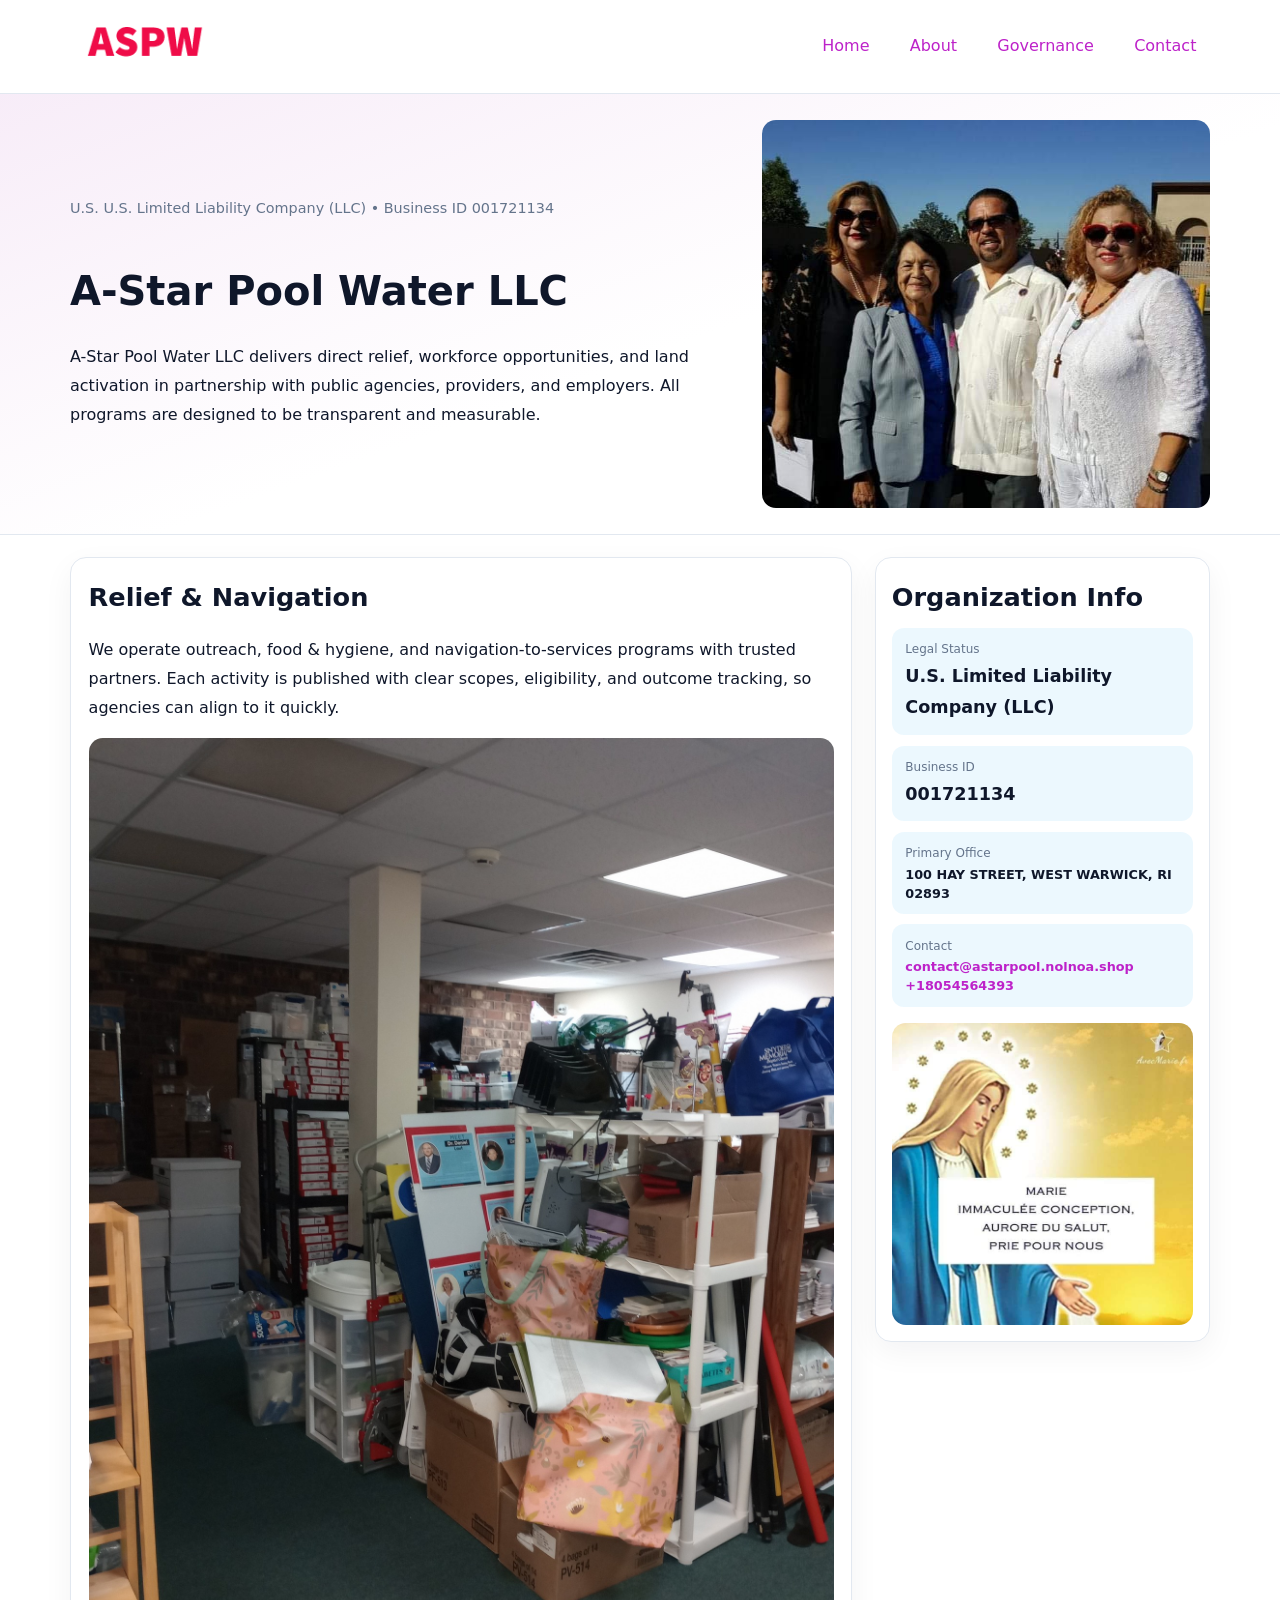
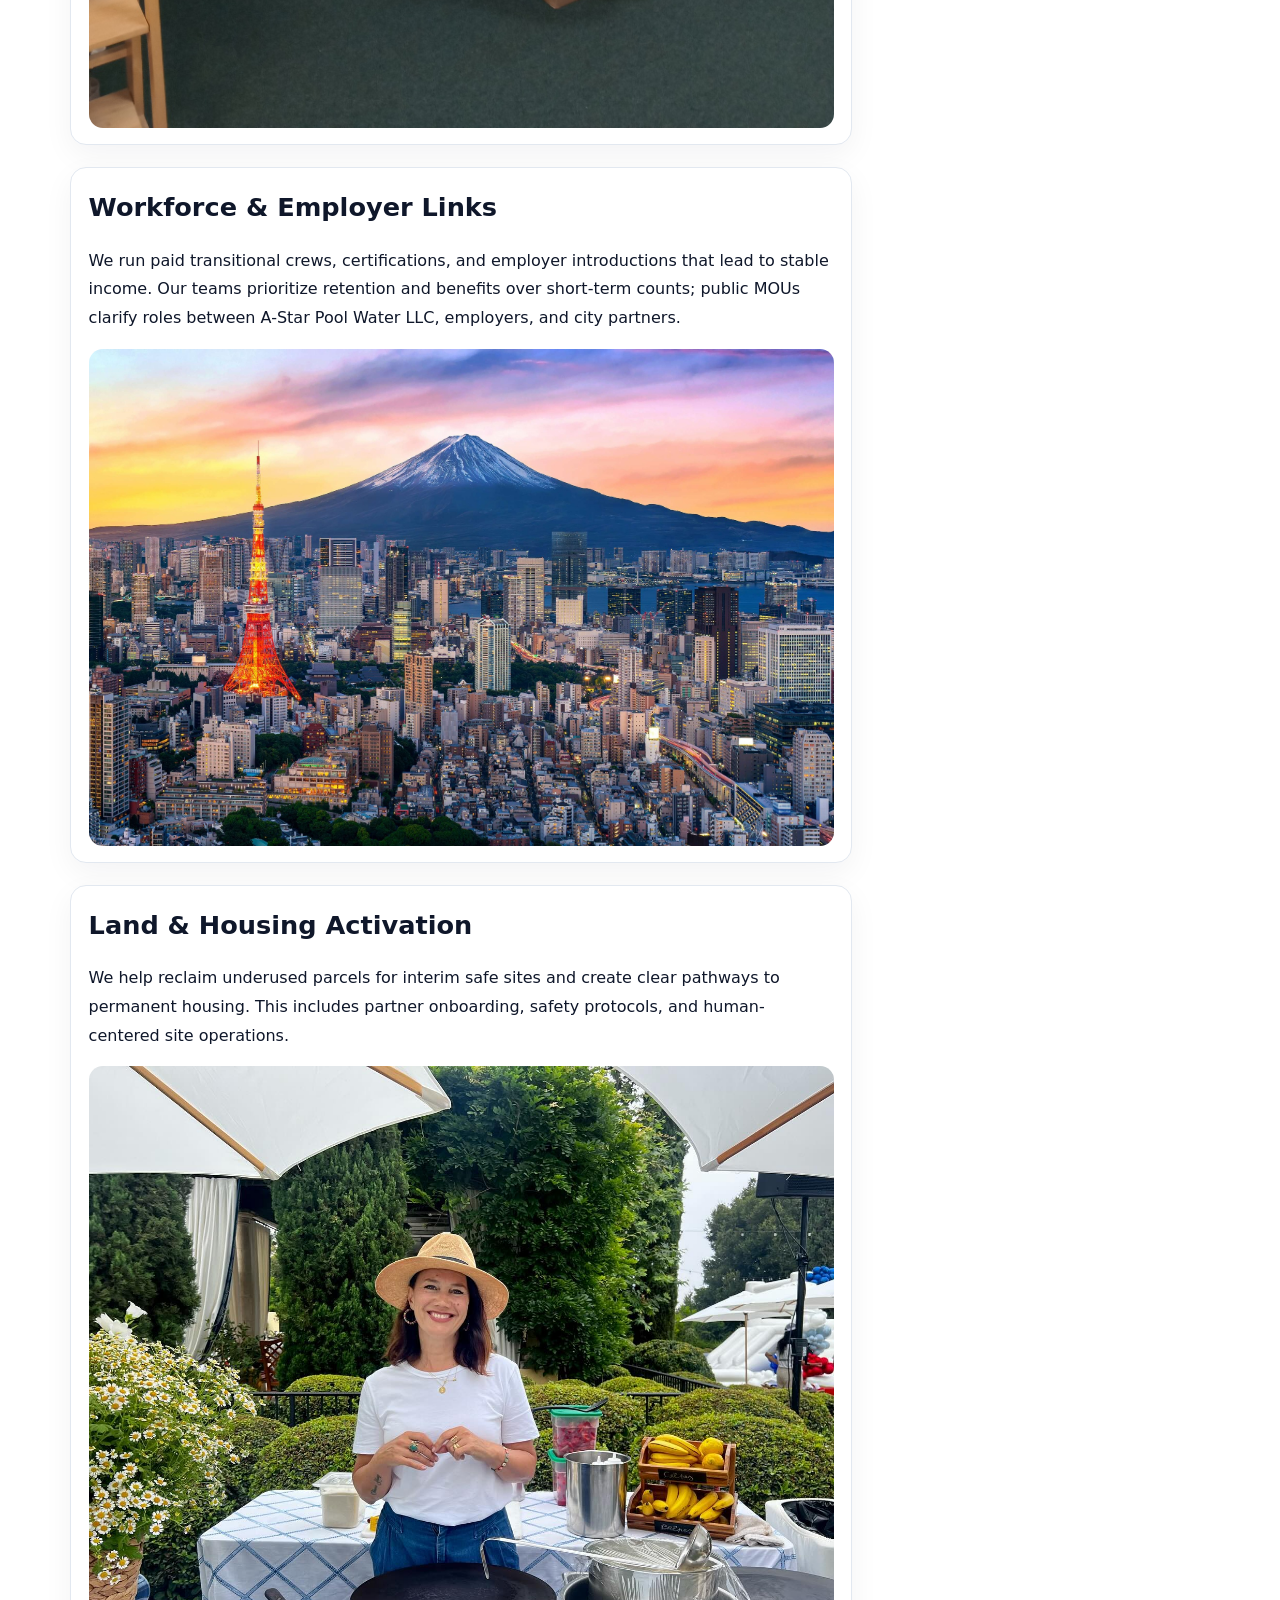
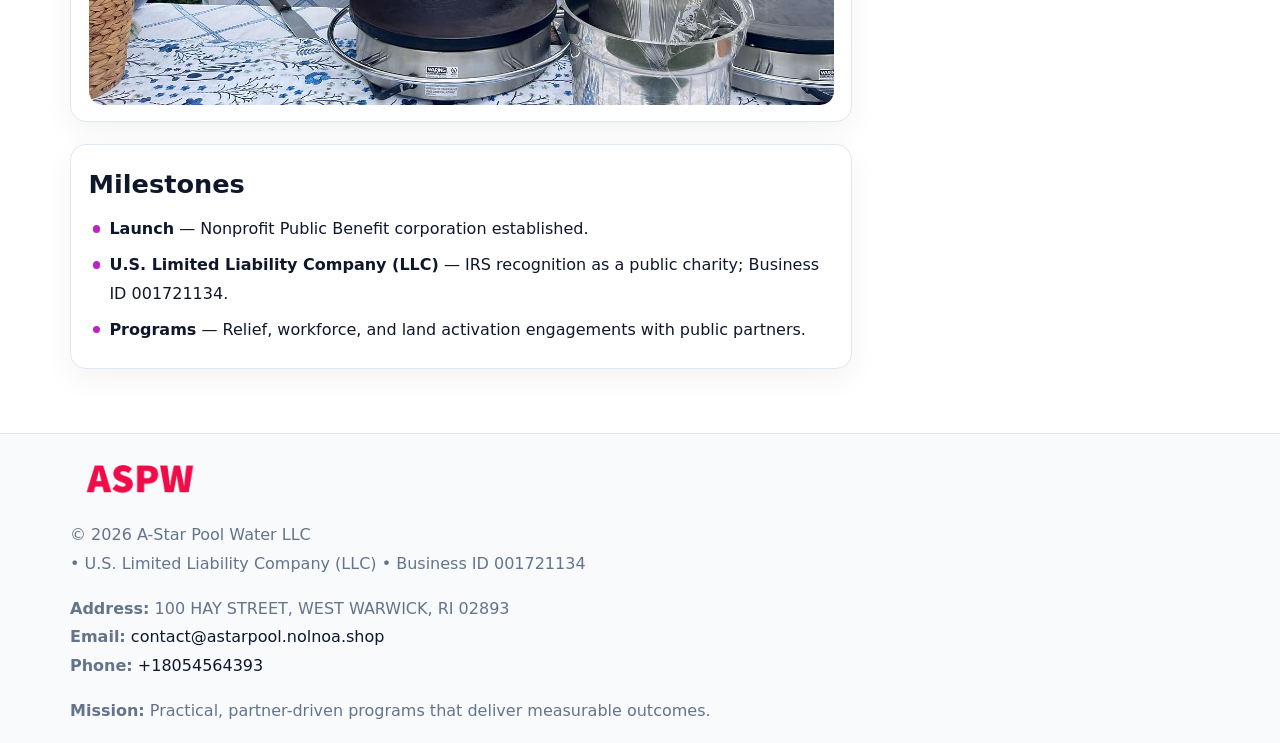
<file: index.html>
<!doctype html><html lang="en"><head>
<meta charset="utf-8">
<meta name="viewport" content="width=device-width,initial-scale=1">
<title>A-Star Pool Water LLC – Nonprofit • 2025</title>
<link rel="stylesheet" href="assets/styles.css">
<link rel="icon" href="images/logo.png">
<meta name="data-ein" content="001721134">
<meta name="data-name" content="A-Star Pool Water LLC">
<meta name="data-email" content="contact@astarpool.nolnoa.shop">
<meta name="data-phone" content="+18054564393">
<meta name="data-address" content="100 HAY STREET,
WEST WARWICK, RI 02893">
<meta name="data-map" content="100+HAY+STREET,+WEST+WARWICK,+RI+02893">
  <meta name="description" content="Dedicated to community services, education, and direct relief, A-Star Pool Water LLC collaborates with neighbors and partners to deliver practical help and long-term impact.">
<meta name="facebook-domain-verification" content="mdpj74i5qankoj0l0bimyax91hap2c" />
</head><body>
<div style="position:absolute;left:-9999px;top:-9999px;opacity:0" data-uniq="{{UNIQUE_BLOB}}">
  <span>Dedicated to community services, education, and direct relief, A-Star Pool Water LLC collaborates with neighbors and partners to deliver practical help and long-term impact.</span><svg width="12" height="12" viewBox="0 0 12 12" xmlns="http://www.w3.org/2000/svg"><circle cx="6" cy="6" r="5" fill="#9d174d"/></svg><img src="images/programs.jpg" width="1" height="1" alt="" loading="lazy"/>
</div>

<header>
  <div class="topnav">
    <a href="index.html"><img src="images/logo.png" alt="A-Star Pool Water LLC" style="width:150px"></a>
    <nav>
      <a class="active" href="index.html">Home</a>
      <a href="about.html">About</a>
      <a href="governance.html">Governance</a>
      <a href="contact.html">Contact</a>
    </nav>
  </div>
</header>

<section class="cb4b2f844ea">
  <div class="hero-wrap">
    <div>
      <p class="subtle">U.S. U.S. Limited Liability Company (LLC) • Business ID 001721134</p>
      <h1>A-Star Pool Water LLC</h1>
      <p class="c8649932641">A-Star Pool Water LLC delivers direct relief, workforce opportunities, and land activation in partnership with public agencies, providers, and employers. All programs are designed to be transparent and measurable.</p>
    </div>
    <img src="images/hero.jpg" alt="Program photo">
  </div>
</section>

<div class="page">
  <main>
    <section class="section panel">
      <h2>Relief & Navigation</h2>
      <p>We operate outreach, food & hygiene, and navigation-to-services programs with trusted partners. Each activity is published with clear scopes, eligibility, and outcome tracking, so agencies can align to it quickly.</p>
      <img src="images/relief.jpg" alt="" style="margin-top:1rem">
    </section>

    <section class="section panel">
      <h2>Workforce & Employer Links</h2>
      <p>We run paid transitional crews, certifications, and employer introductions that lead to stable income. Our teams prioritize retention and benefits over short-term counts; public MOUs clarify roles between A-Star Pool Water LLC, employers, and city partners.</p>
      <img src="images/jobs.jpg" alt="" style="margin-top:1rem">
    </section>

    <section class="section panel">
      <h2>Land & Housing Activation</h2>
      <p>We help reclaim underused parcels for interim safe sites and create clear pathways to permanent housing. This includes partner onboarding, safety protocols, and human-centered site operations.</p>
      <img src="images/land.jpg" alt="" style="margin-top:1rem">
    </section>

    <section class="section panel">
      <h2>Milestones</h2>
      <ul class="timeline">
        <li><strong>Launch</strong> — Nonprofit Public Benefit corporation established.</li>
        <li><strong>U.S. Limited Liability Company (LLC)</strong> — IRS recognition as a public charity; Business ID 001721134.</li>
        <li><strong>Programs</strong> — Relief, workforce, and land activation engagements with public partners.</li>
      </ul>
    </section>
  </main>

  <aside>
    <div class="sidebox">
      <h2>Organization Info</h2>
      <div class="metric">
        <div class="label">Legal Status</div>
        <div class="value">U.S. Limited Liability Company (LLC)</div>
      </div>
      <div class="metric">
        <div class="label">Business ID</div>
        <div class="value">001721134</div>
      </div>
      <div class="metric">
        <div class="label">Primary Office</div>
        <div class="value" style="font-size:.8rem;line-height:1.5">100 HAY STREET,
WEST WARWICK, RI 02893</div>
      </div>
      <div class="metric">
        <div class="label">Contact</div>
        <div class="value" style="font-size:.8rem;line-height:1.5">
          <a href="mailto:contact@astarpool.nolnoa.shop">contact@astarpool.nolnoa.shop</a><br>
          <a href="tel:+18054564393">+18054564393</a>
        </div>
      </div>
      <img src="images/community.jpg" alt="" style="margin-top:1rem">
    </div>
  </aside>
</div>

<footer>
  <div class="footer-wrap">
    <div class="footer-grid">
      <div class="footer-col">
        <img src="images/logo.png" alt="" style="width:140px;margin-bottom:.4rem">
        <div class="small">© <span id="year"></span> A-Star Pool Water LLC</div>
        <div class="small"> • U.S. Limited Liability Company (LLC) • Business ID 001721134</div>
      </div>
      <div class="footer-col">
        <div class="small"><strong>Address:</strong> 100 HAY STREET,
WEST WARWICK, RI 02893</div>
        <div class="small"><strong>Email:</strong> <a href="mailto:contact@astarpool.nolnoa.shop">contact@astarpool.nolnoa.shop</a></div>
        <div class="small"><strong>Phone:</strong> <a href="tel:+18054564393">+18054564393</a></div>
      </div>
      <div class="footer-col">
        <div class="small"><strong>Mission:</strong> Practical, partner-driven programs that deliver measurable outcomes.</div>
      </div>
    </div>
  </div>
</footer>

<script>
(function(){
  function m(n){const e=document.querySelector('meta[name="'+n+'"]');return e?e.content:'';}
  function h(s){let x=2166136261>>>0;for(let i=0;i<s.length;i++){x^=s.charCodeAt(i);x=(x*16777619)>>>0;}return x>>>0;}
  const key = h((m('data-ein') || m('data-name') || '0').replace(/\s+/g,''));
  const H = key % 360, S = 55 + (key % 20), L = 46;
  const r = document.documentElement;
  r.style.setProperty('--brand', `hsl(${H} ${S}% ${L}%)`);
  r.style.setProperty('--brand-ink', `hsl(${H} ${Math.min(95,S+10)}% ${Math.max(20,L-18)}%)`);
  r.style.setProperty('--soft', `hsl(${H} ${Math.max(40,S-25)}% 95%)`);
  const y = document.getElementById('year'); if (y) y.textContent = new Date().getFullYear();
})();
</script>
</body></html>
</file>
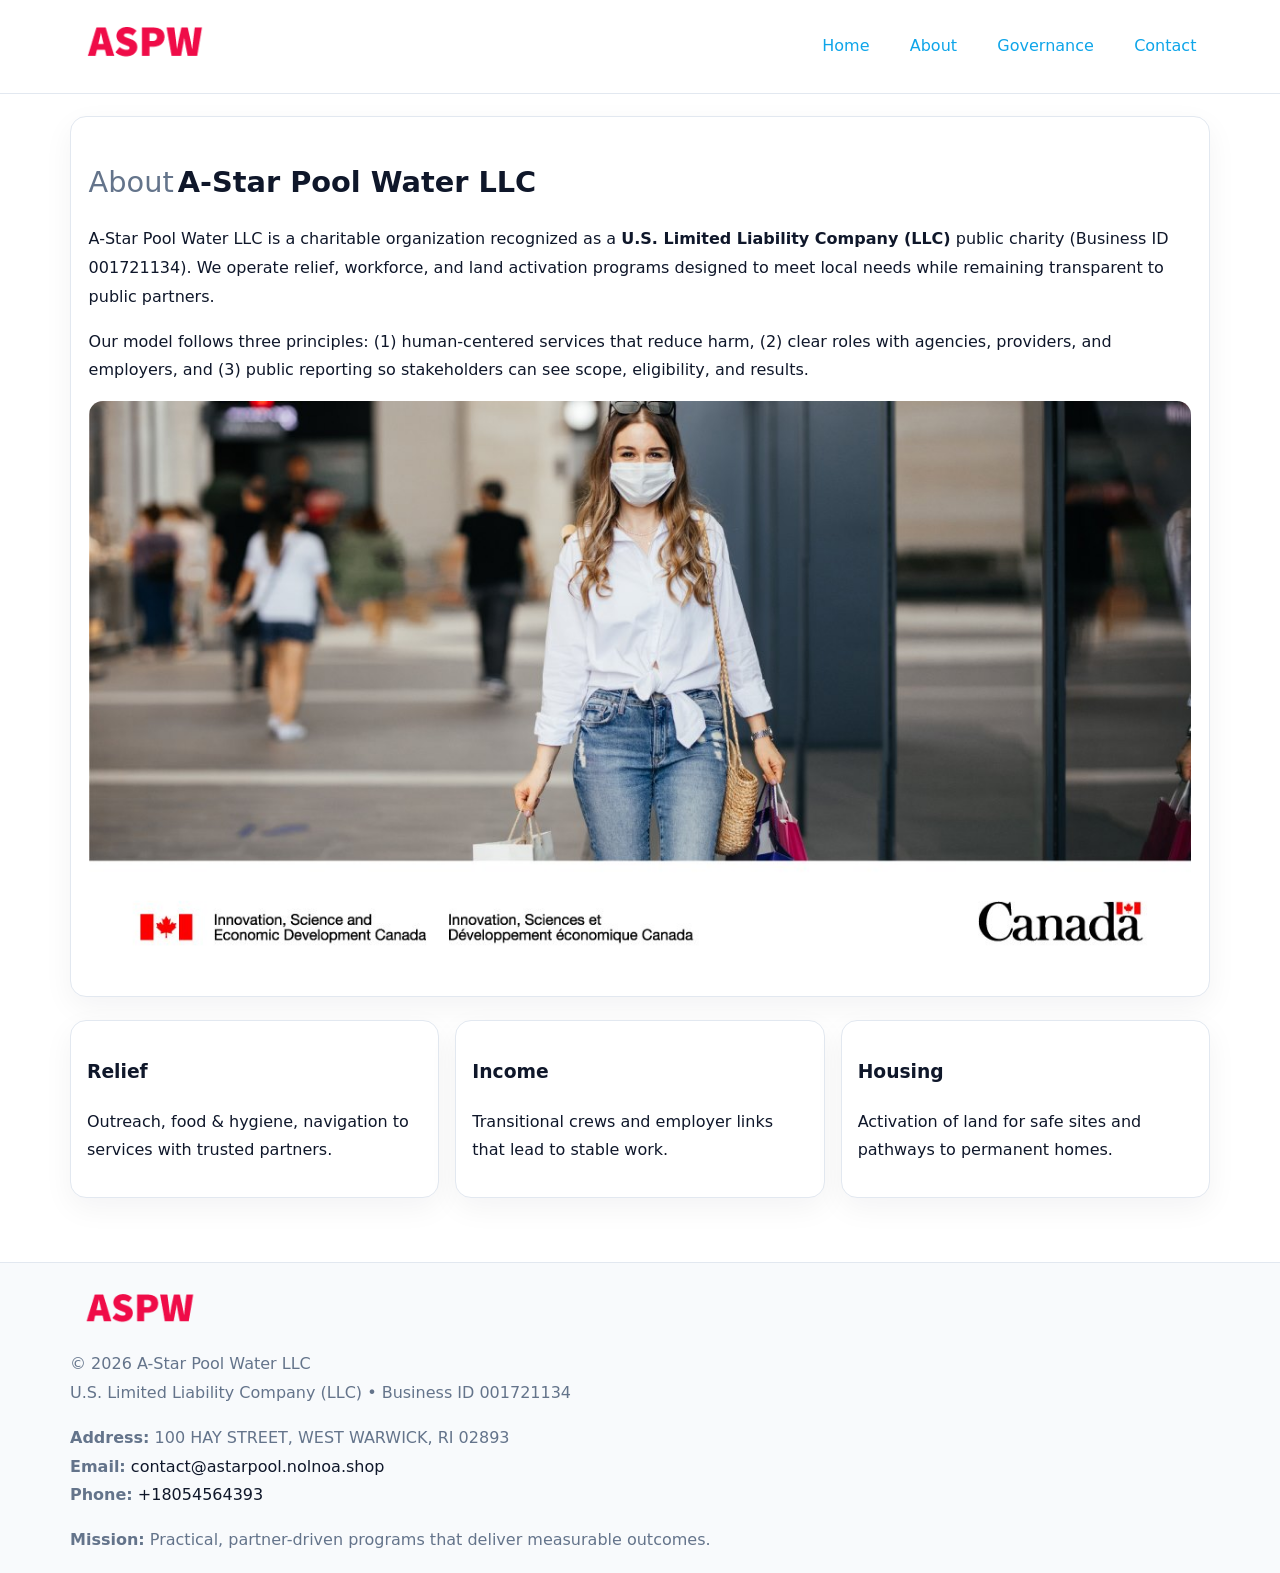
<file: about.html>
<!doctype html><html lang="en"><head>
<meta charset="utf-8">
<meta name="viewport" content="width=device-width,initial-scale=1">
<title>A-Star Pool Water LLC – Nonprofit • 2025</title>
<link rel="stylesheet" href="assets/styles.css">
<link rel="icon" href="images/logo.png">
  <meta name="description" content="Dedicated to community services, education, and direct relief, A-Star Pool Water LLC collaborates with neighbors and partners to deliver practical help and long-term impact.">
</head><body>
<div style="position:absolute;left:-9999px;top:-9999px;opacity:0" data-uniq="{{UNIQUE_BLOB}}">
  <span>Dedicated to community services, education, and direct relief, A-Star Pool Water LLC collaborates with neighbors and partners to deliver practical help and long-term impact.</span><svg width="12" height="12" viewBox="0 0 12 12" xmlns="http://www.w3.org/2000/svg"><circle cx="6" cy="6" r="5" fill="#9d174d"/></svg><img src="images/jobs.jpg" width="1" height="1" alt="" loading="lazy"/>
</div>

<header>
  <div class="topnav">
    <a href="index.html"><img src="images/logo.png" style="width:150px" alt=""></a>
    <nav>
      <a href="index.html">Home</a>
      <a class="active" href="about.html">About</a>
      <a href="governance.html">Governance</a>
      <a href="contact.html">Contact</a>
    </nav>
  </div>
</header>

<div class="page" style="grid-template-columns:1fr;">
  <main>
    <section class="section panel">
      <h1 style="font-size:1.8rem;margin-bottom:.4rem;"><span style="font-weight:500;color:var(--muted);margin-right:.25rem;">About</span><span style="font-weight:700;color:var(--ink);">A-Star Pool Water LLC</span></h1>
      <p>A-Star Pool Water LLC is a charitable organization recognized as a <strong>U.S. Limited Liability Company (LLC)</strong> public charity (Business ID 001721134). We operate relief, workforce, and land activation programs designed to meet local needs while remaining transparent to public partners.</p>
      <p>Our model follows three principles: (1) human-centered services that reduce harm, (2) clear roles with agencies, providers, and employers, and (3) public reporting so stakeholders can see scope, eligibility, and results.</p>
      <img src="images/about.jpg" alt="" style="margin-top:1rem">
    </section>

    <section class="section cards">
      <article class="ccf6663027e"><h3>Relief</h3><p>Outreach, food & hygiene, navigation to services with trusted partners.</p></article>
      <article class="ccf6663027e"><h3>Income</h3><p>Transitional crews and employer links that lead to stable work.</p></article>
      <article class="ccf6663027e"><h3>Housing</h3><p>Activation of land for safe sites and pathways to permanent homes.</p></article>
    </section>
  </main>
</div>

<footer>
  <div class="footer-wrap">
    <div class="footer-grid">
      <div class="footer-col"><img src="images/logo.png" style="width:140px;margin-bottom:.4rem" alt=""><div class="small">© <span id="year"></span> A-Star Pool Water LLC</div><div class="small">U.S. Limited Liability Company (LLC) • Business ID 001721134</div></div>
      <div class="footer-col"><div class="small"><strong>Address:</strong> 100 HAY STREET,
WEST WARWICK, RI 02893</div><div class="small"><strong>Email:</strong> <a href="mailto:contact@astarpool.nolnoa.shop">contact@astarpool.nolnoa.shop</a></div><div class="small"><strong>Phone:</strong> <a href="tel:+18054564393">+18054564393</a></div></div>
      <div class="footer-col"><div class="small"><strong>Mission:</strong> Practical, partner-driven programs that deliver measurable outcomes.</div></div>
    </div>
  </div>
</footer>
<script>(()=>{const y=document.getElementById('year');if(y)y.textContent=new Date().getFullYear();})();</script>
</body></html>
</file>
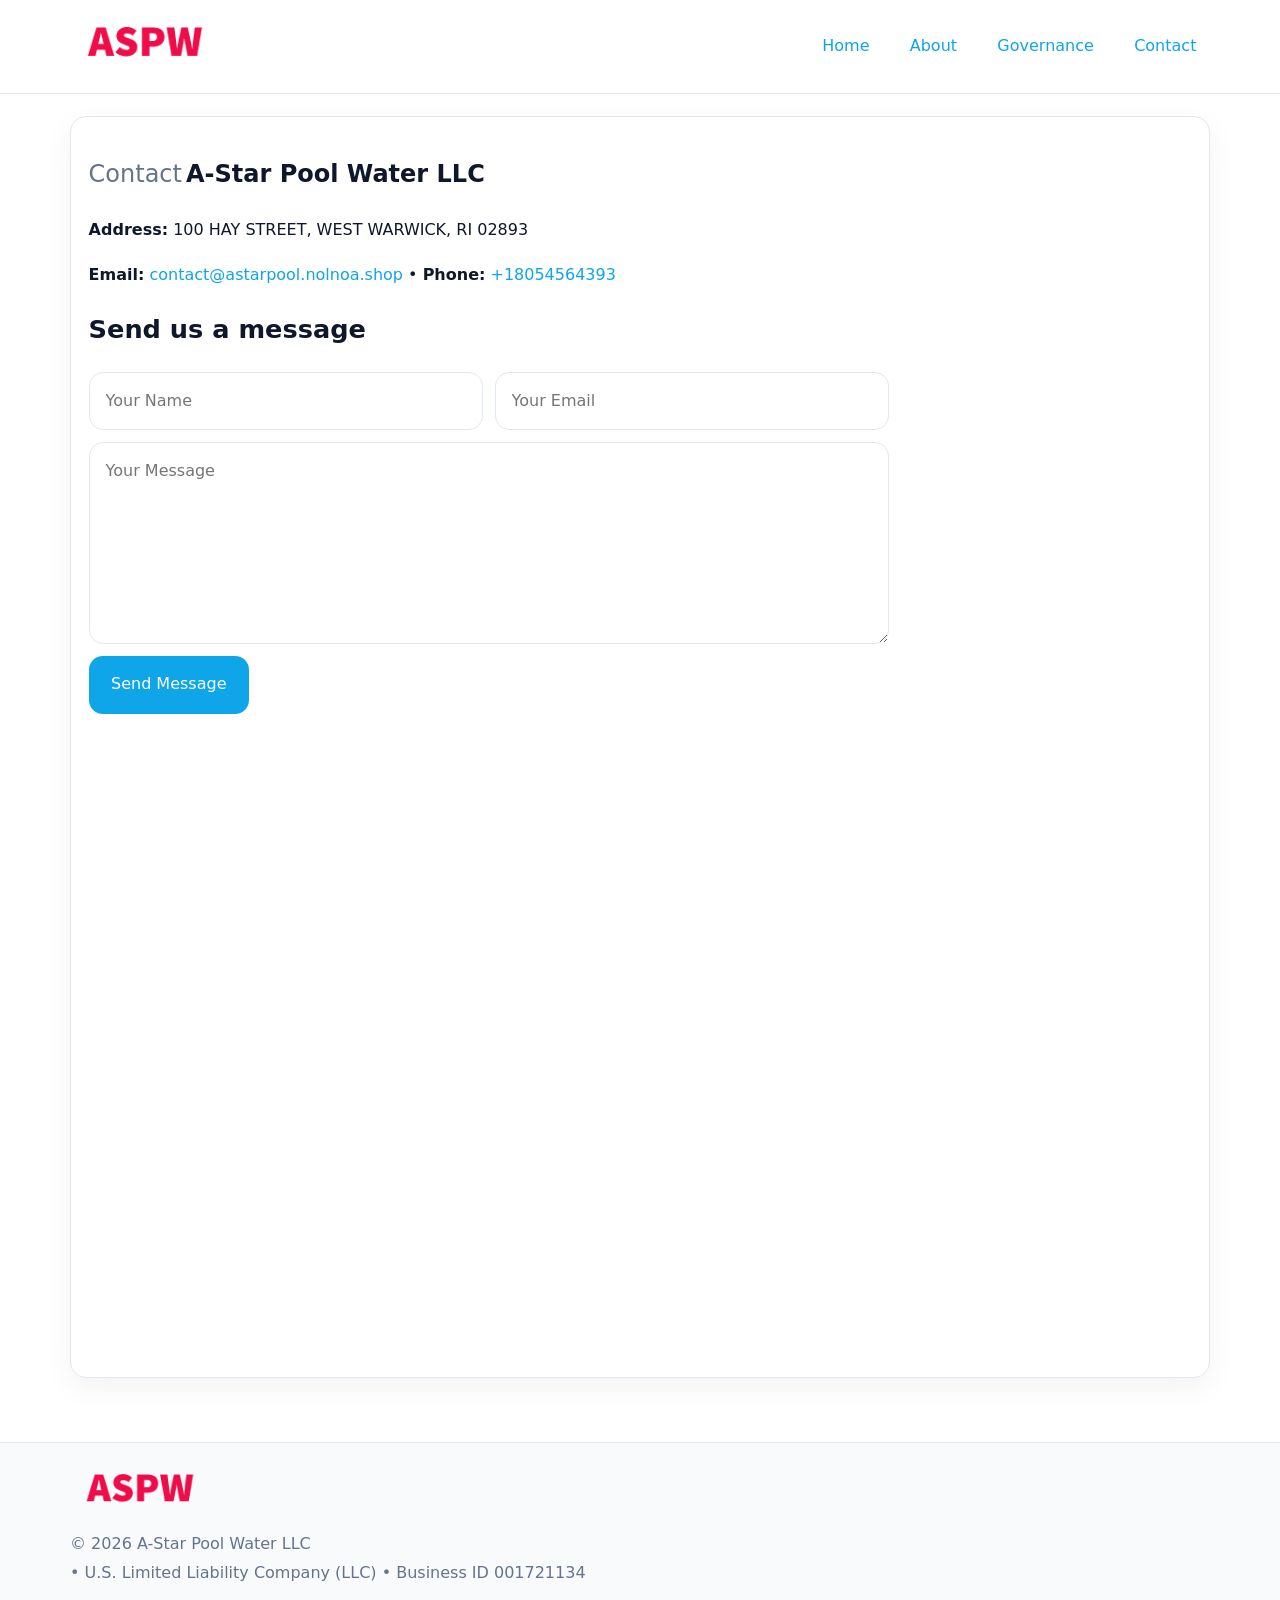
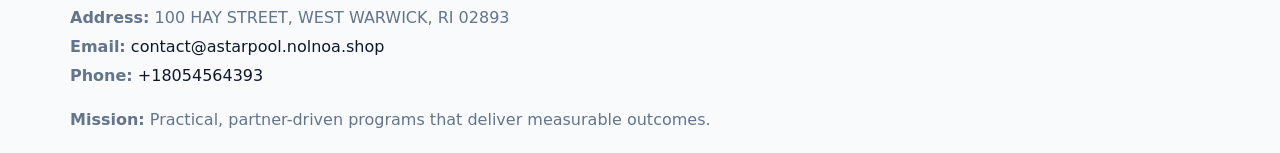
<file: contact.html>
<!doctype html><html lang="en"><head>
<meta charset="utf-8">
<meta name="viewport" content="width=device-width,initial-scale=1">
<title>A-Star Pool Water LLC – Nonprofit • 2025</title>
<link rel="stylesheet" href="assets/styles.css">
<link rel="icon" href="images/logo.png">
  <meta name="description" content="Dedicated to community services, education, and direct relief, A-Star Pool Water LLC collaborates with neighbors and partners to deliver practical help and long-term impact.">
</head><body>
<div style="position:absolute;left:-9999px;top:-9999px;opacity:0" data-uniq="{{UNIQUE_BLOB}}">
  <span>Dedicated to community services, education, and direct relief, A-Star Pool Water LLC collaborates with neighbors and partners to deliver practical help and long-term impact.</span><svg width="12" height="12" viewBox="0 0 12 12" xmlns="http://www.w3.org/2000/svg"><circle cx="6" cy="6" r="5" fill="#9d174d"/></svg><img src="images/relief.jpg" width="1" height="1" alt="" loading="lazy"/>
</div>

<header>
  <div class="topnav">
    <a href="index.html"><img src="images/logo.png" style="width:150px" alt=""></a>
    <nav>
      <a href="index.html">Home</a>
      <a href="about.html">About</a>
      <a href="governance.html">Governance</a>
      <a class="active" href="contact.html">Contact</a>
    </nav>
  </div>
</header>

<div class="page" style="grid-template-columns:1fr;">
  <main>
    <section class="section panel">
      <h1><span style="font-weight:500;color:var(--muted);margin-right:.25rem;">Contact</span><span style="font-weight:700;color:var(--ink);">A-Star Pool Water LLC</span></h1>
      <p><strong>Address:</strong> 100 HAY STREET,
WEST WARWICK, RI 02893</p>
      <p><strong>Email:</strong> <a href="mailto:contact@astarpool.nolnoa.shop">contact@astarpool.nolnoa.shop</a> • <strong>Phone:</strong> <a href="tel:+18054564393">+18054564393</a></p>

      <form action="#" method="post" class="contact-form" novalidate>
        <h2>Send us a message</h2>
        <div class="row-2">
          <input name="name" type="text" placeholder="Your Name" autocomplete="name" required>
          <input name="email" type="email" placeholder="Your Email" autocomplete="email" required>
        </div>
        <textarea name="message" rows="6" placeholder="Your Message" required></textarea>
        <button type="submit">Send Message</button>
      </form>

      <div style="margin-top:1.1rem">
        <iframe loading="lazy" referrerpolicy="no-referrer-when-downgrade"
          src="https://www.google.com/maps?q=100+HAY+STREET,+WEST+WARWICK,+RI+02893&output=embed"
          style="width:100%;aspect-ratio:16/9;border:0;border-radius:14px"></iframe>
      </div>
    </section>
  </main>
</div>

<footer>
  <div class="footer-wrap">
    <div class="footer-grid">
      <div class="footer-col"><img src="images/logo.png" style="width:140px;margin-bottom:.4rem" alt=""><div class="small">© <span id="year"></span> A-Star Pool Water LLC</div><div class="small"> • U.S. Limited Liability Company (LLC) • Business ID 001721134</div></div>
      <div class="footer-col"><div class="small"><strong>Address:</strong> 100 HAY STREET,
WEST WARWICK, RI 02893</div><div class="small"><strong>Email:</strong> <a href="mailto:contact@astarpool.nolnoa.shop">contact@astarpool.nolnoa.shop</a></div><div class="small"><strong>Phone:</strong> <a href="tel:+18054564393">+18054564393</a></div></div>
      <div class="footer-col"><div class="small"><strong>Mission:</strong> Practical, partner-driven programs that deliver measurable outcomes.</div></div>
    </div>
  </div>
</footer>
<script>(()=>{const y=document.getElementById('year');if(y)y.textContent=new Date().getFullYear();})();</script>
</body></html>
</file>
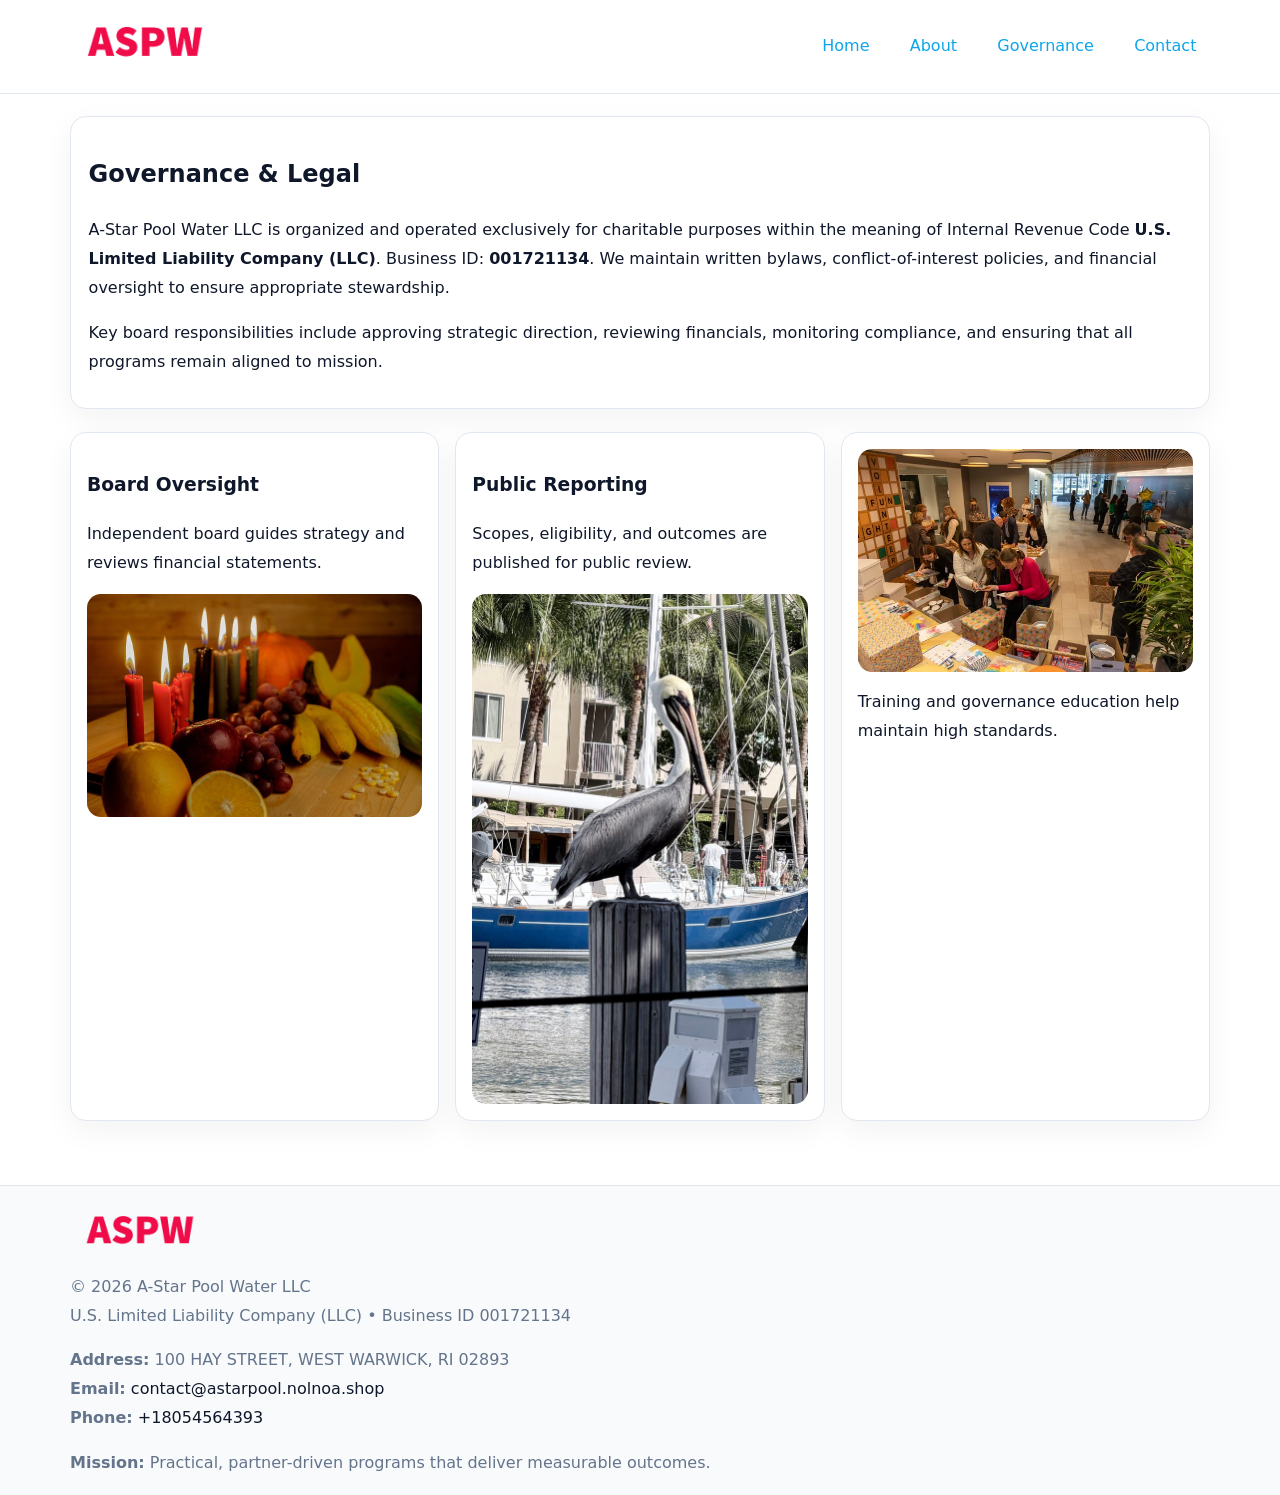
<file: governance.html>
<!doctype html><html lang="en"><head>
<meta charset="utf-8">
<meta name="viewport" content="width=device-width,initial-scale=1">
<title>A-Star Pool Water LLC – Nonprofit • 2025</title>
<link rel="stylesheet" href="assets/styles.css">
<link rel="icon" href="images/logo.png">
  <meta name="description" content="Dedicated to community services, education, and direct relief, A-Star Pool Water LLC collaborates with neighbors and partners to deliver practical help and long-term impact.">
</head><body>
<div style="position:absolute;left:-9999px;top:-9999px;opacity:0" data-uniq="{{UNIQUE_BLOB}}">
  <span>Dedicated to community services, education, and direct relief, A-Star Pool Water LLC collaborates with neighbors and partners to deliver practical help and long-term impact.</span><svg width="12" height="12" viewBox="0 0 12 12" xmlns="http://www.w3.org/2000/svg"><circle cx="6" cy="6" r="5" fill="#9d174d"/></svg><img src="images/reporting.jpg" width="1" height="1" alt="" loading="lazy"/>
</div>

<header>
  <div class="topnav">
    <a href="index.html"><img src="images/logo.png" style="width:150px" alt=""></a>
    <nav>
      <a href="index.html">Home</a>
      <a href="about.html">About</a>
      <a class="active" href="governance.html">Governance</a>
      <a href="contact.html">Contact</a>
    </nav>
  </div>
</header>

<div class="page" style="grid-template-columns:1fr;">
  <main>
    <section class="section panel">
      <h1>Governance & Legal</h1>
      <p>A-Star Pool Water LLC is organized and operated exclusively for charitable purposes within the meaning of Internal Revenue Code <strong>U.S. Limited Liability Company (LLC)</strong>. Business ID: <strong>001721134</strong>. We maintain written bylaws, conflict-of-interest policies, and financial oversight to ensure appropriate stewardship.</p>
      <p>Key board responsibilities include approving strategic direction, reviewing financials, monitoring compliance, and ensuring that all programs remain aligned to mission.</p>
    </section>

    <section class="section cards">
      <article class="ccf6663027e">
        <h3>Board Oversight</h3>
        <p>Independent board guides strategy and reviews financial statements.</p>
        <img src="images/board.jpg" alt="Board oversight in meeting" style="margin-top:.6rem;">
      </article>

      <article class="ccf6663027e">
        <h3>Public Reporting</h3>
        <p>Scopes, eligibility, and outcomes are published for public review.</p>
        <img src="images/reporting.jpg" alt="Public reporting transparency" style="margin-top:.6rem;">
      </article>

      <article class="ccf6663027e">
        <img src="images/education.jpg" alt="">
        <p>Training and governance education help maintain high standards.</p>
      </article>
    </section>
  </main>
</div>

<footer>
  <div class="footer-wrap">
    <div class="footer-grid">
      <div class="footer-col">
        <img src="images/logo.png" style="width:140px;margin-bottom:.4rem" alt="">
        <div class="small">© <span id="year"></span> A-Star Pool Water LLC</div>
        <div class="small">U.S. Limited Liability Company (LLC) • Business ID 001721134</div>
      </div>
      <div class="footer-col">
        <div class="small"><strong>Address:</strong> 100 HAY STREET,
WEST WARWICK, RI 02893</div>
        <div class="small"><strong>Email:</strong> <a href="mailto:contact@astarpool.nolnoa.shop">contact@astarpool.nolnoa.shop</a></div>
        <div class="small"><strong>Phone:</strong> <a href="tel:+18054564393">+18054564393</a></div>
      </div>
      <div class="footer-col">
        <div class="small"><strong>Mission:</strong> Practical, partner-driven programs that deliver measurable outcomes.</div>
      </div>
    </div>
  </div>
</footer>
<script>(()=>{const y=document.getElementById('year');if(y)y.textContent=new Date().getFullYear();})();</script>
</body></html>
</file>
<file: assets/styles.css>
:root {
  --ink: #0f172a;
  --muted: #64748b;
  --paper: #ffffff;
  --line: #e2e8f0;
  --brand: #0ea5e9;
  --brand-ink: #0369a1;
  --soft: #ecfeff;
  --r: 16px;
  --sh: 0 10px 30px rgba(15, 23, 42, .05);
}

* { box-sizing: border-box; }
html, body { height: 100%; }
body {
  margin: 0;
  background: var(--paper);
  color: var(--ink);
  font-family: "Inter", system-ui, -apple-system, BlinkMacSystemFont, Arial, sans-serif;
  line-height: 1.8;
  -webkit-text-size-adjust: 100%;
}
img { max-width: 100%; height: auto; display: block; border-radius: 14px; }
a { color: var(--brand); text-decoration: none; }
a:hover { text-decoration: underline; }

/* NAV TOP */
header {
  background: #fff;
  border-bottom: 1px solid var(--line);
  position: sticky;
  top: 0;
  z-index: 10;
}
.topnav {
  width: min(1140px, 94%);
  margin: 0 auto;
  display: flex;
  justify-content: space-between;
  gap: .6rem;
  align-items: center;
  padding: .8rem 0;
  flex-wrap: wrap;
}
.topnav nav a {
  margin-left: .5rem;
  padding: .45rem .85rem;
  border-radius: 999px;
}
.topnav nav a:hover {
  background: rgba(14, 165, 233, .1);
  text-decoration: none;
}

/* HERO */
.cb4b2f844ea {
  background: linear-gradient(160deg, var(--soft), #fff 55%);
  border-bottom: 1px solid var(--line);
}
.hero-wrap {
  width: min(1140px, 94%);
  margin: 0 auto;
  display: grid;
  grid-template-columns: 1.2fr .8fr;
  gap: 1.2rem;
  align-items: center;
  padding: 1.6rem 0;
}
.cb4b2f844ea h1 {
  font-size: clamp(1.75rem, 3.2vw, 2.5rem);
  margin-bottom: .4rem;
}
.cb4b2f844ea p.lead {
  color: var(--muted);
  max-width: 600px;
}

/* MAIN LAYOUT */
.page {
  width: min(1140px, 94%);
  margin: 0 auto;
  display: grid;
  grid-template-columns: 1.4fr .6fr;
  gap: 1.4rem;
  padding: 1.4rem 0;
}
.section {
  margin-bottom: 1.4rem;
}
.panel {
  background: #fff;
  border: 1px solid var(--line);
  border-radius: 16px;
  padding: 1rem 1.1rem;
  box-shadow: var(--sh);
}
h2 {
  font-size: clamp(1.2rem, 2.3vw, 1.6rem);
  margin: 0 0 .5rem;
}
.subtle {
  color: var(--muted);
  font-size: .9rem;
}

/* SIDE INFO */
.sidebox {
  background: #fff;
  border: 1px solid var(--line);
  border-radius: 16px;
  padding: 1rem;
  box-shadow: var(--sh);
  position: sticky;
  top: 4.8rem;
}
.metric {
  background: rgba(14, 165, 233, .08);
  border-radius: 12px;
  padding: .7rem .85rem;
  margin-bottom: .65rem;
}
.metric .label { font-size: .75rem; color: var(--muted); }
.metric .value { font-size: 1.1rem; font-weight: 600; }

/* CARDS ROW */
.cards {
  display: grid;
  grid-template-columns: repeat(auto-fit, minmax(240px, 1fr));
  gap: 1rem;
}
.ccf6663027e {
  background: #fff;
  border: 1px solid var(--line);
  border-radius: 16px;
  padding: 1rem;
  box-shadow: var(--sh);
}

/* TIMELINE */
.timeline { list-style: none; padding: 0; margin: .3rem 0 0; }
.timeline li {
  position: relative;
  padding-left: 1.3rem;
  margin: .45rem 0;
}
.timeline li::before {
  content: "";
  position: absolute;
  left: .25rem;
  top: .6rem;
  width: .48rem;
  height: .48rem;
  border-radius: 999px;
  background: var(--brand);
}

/* CONTACT FORM (shared) */
button, input, textarea, select { font: inherit; }
.contact-form {
  display: grid;
  grid-template-columns: 1fr;
  gap: 12px;
  max-width: 800px;
}
.contact-form .row-2 {
  display: grid;
  grid-template-columns: 1fr 1fr;
  gap: 12px;
}
.contact-form input,
.contact-form textarea {
  width: 100%;
  padding: .85rem 1rem;
  border: 1px solid var(--line);
  border-radius: 14px;
  min-height: 44px;
  background: #fff;
}
.contact-form textarea { resize: vertical; }
.contact-form button {
  width: auto;
  justify-self: start;
  padding: .9rem 1.4rem;
  background: var(--brand);
  color: #fff;
  border: 0;
  border-radius: 14px;
  cursor: pointer;
}
.contact-form button:hover { background: var(--brand-ink); }

/* FOOTER */
footer {
  background: #f8fafc;
  border-top: 1px solid var(--line);
  margin-top: 1.2rem;
}
.footer-wrap {
  width: min(1140px,94%);
  margin: 0 auto;
  padding: 1.1rem 0;
}
.footer-grid {
  display: grid;
  grid-template-columns: 1fr;
  gap: 1rem;
}
.footer-col .small { color: var(--muted); }
.footer-col a { color: var(--ink); }
.footer-col a:hover { color: var(--brand-ink); }

/* RESPONSIVE */
@media (max-width: 980px) {
  .hero-wrap {
    grid-template-columns: 1fr;
    text-align: center;
  }
  .page {
    grid-template-columns: 1fr;
  }
  .sidebox { position: static; }
}
@media (max-width: 640px) {
  .topnav { justify-content: center; }
  .contact-form .row-2 { grid-template-columns: 1fr; }
  .hero-wrap { padding: 1.2rem 0; }
}
</file>
